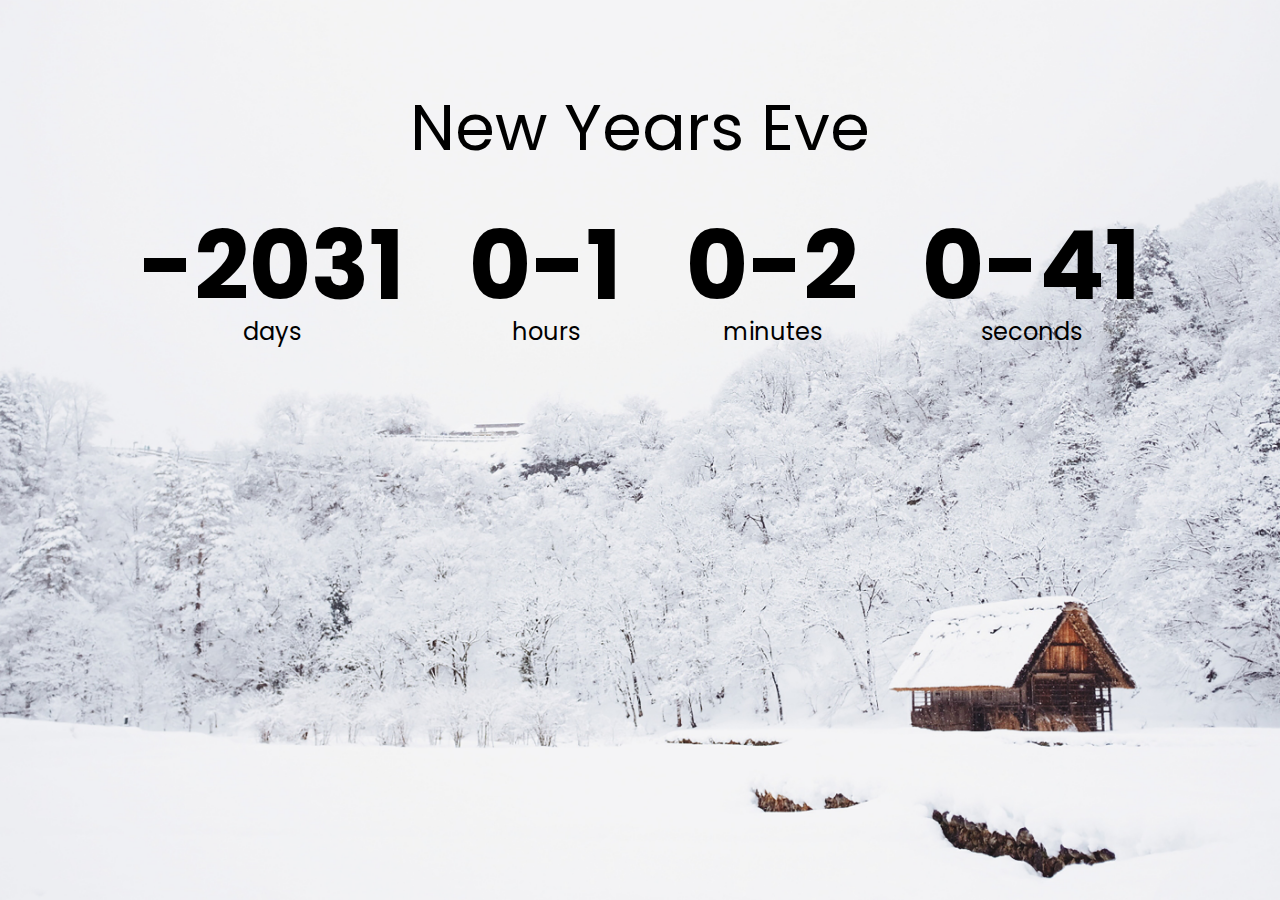
<file: countdown-timer/index.html>
<!DOCTYPE html>
<html lang="en">

<head>
    <meta charset="UTF-8">
    <meta name="viewport" content="width=device-width, initial-scale=1.0">
    <meta http-equiv="X-UA-Compatible" content="ie=edge">
    <title>Countdown Timer</title>
    <link rel="stylesheet" href="style.css">
</head>

<body>
    <h1> New Years Eve</h1>
    
    <div class="countdown-container">
        <div class="countdown-el days-c">
            <p class="big-text" id="days">0</p>
            <span>days</span>
        </div>
        <div class="countdown-el hours-c">
            <p class="big-text" id="hours">0</p>
            <span>hours</span>
        </div>
        <div class="countdown-el minutes-c">
            <p class="big-text" id="minutes">0</p>
            <span>minutes</span>
        </div>
        <div class="countdown-el seconds-c">
            <p class="big-text" id="seconds">0</p>
            <span>seconds</span>
        </div>
    </div>
<script src="script.js"></script>    
</body>

</html>
</file>
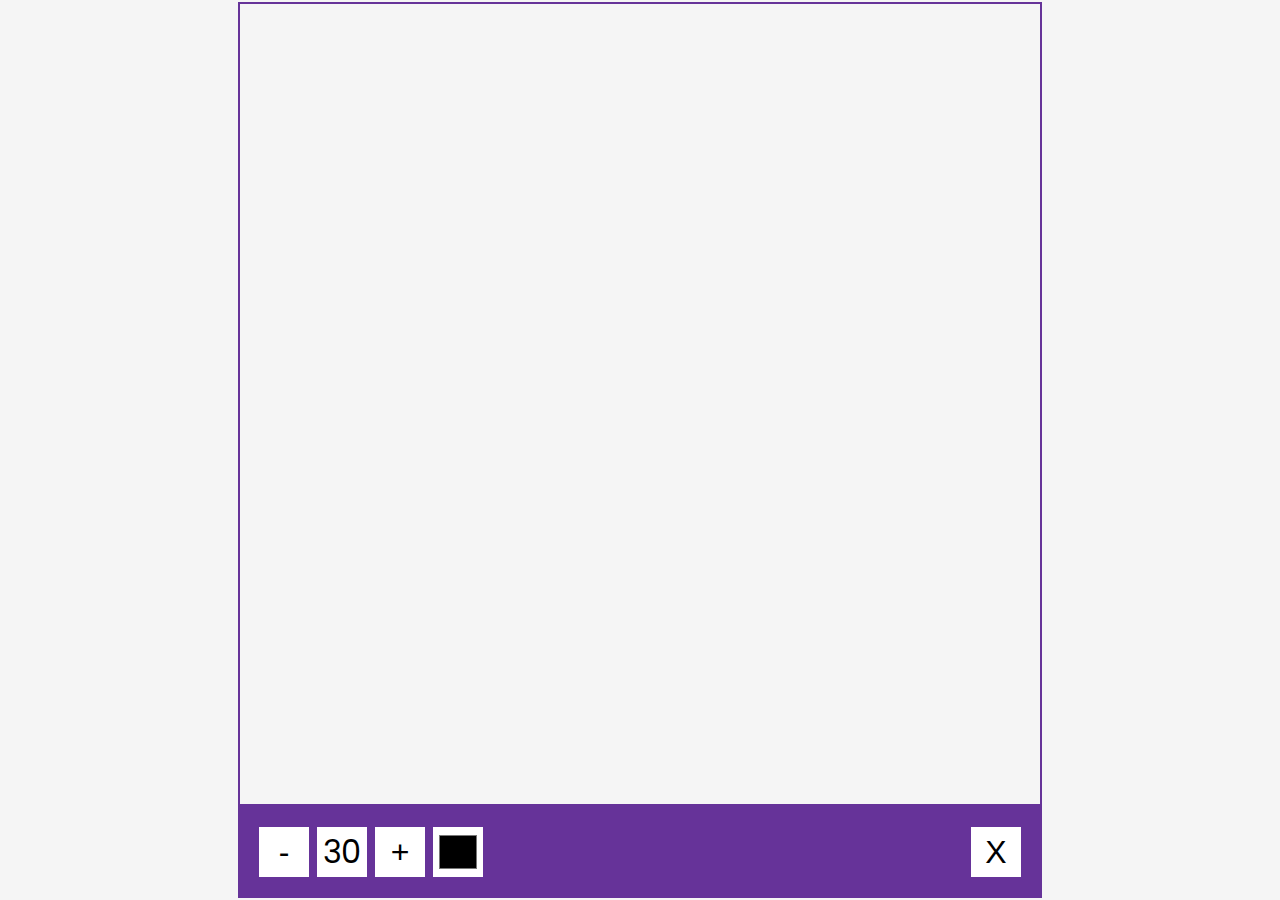
<file: drawing-app/index.html>
<!DOCTYPE html>
<html lang="en">
  <head>
    <meta charset="UTF-8" />
    <meta name="viewport" content="width=device-width, initial-scale=1.0" />
    <meta http-equiv="X-UA-Compatible" content="ie=edge" />
    <title>Drawing App</title>
    <link rel="stylesheet" href="style.css" />
    <script src="script.js" defer></script>
  </head>
  <body>
    <canvas id="canvas" width="800" height="800"></canvas>
    <div class="toolbox">
      <button id="decrease">-</button>
      <span id="size">30</span>
      <button id="increase">+</button>
      <input type="color" id="color">
      <button id="clear">X</button>
    </div>
  </body>
</html>
</file>
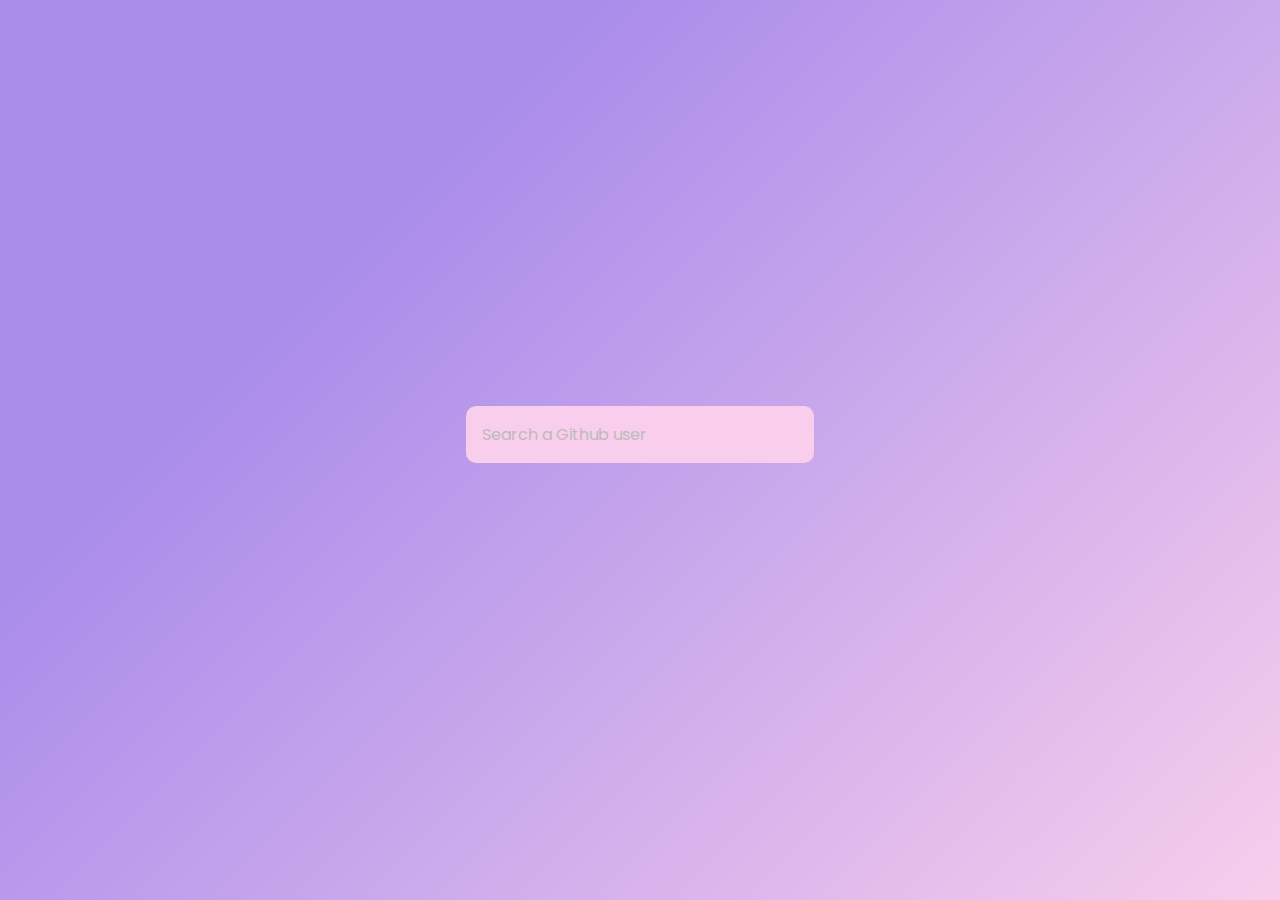
<file: github-profile-app/index.html>
<!DOCTYPE html>
<html lang="en">
  <head>
    <meta charset="UTF-8" />
    <meta name="viewport" content="width=device-width, initial-scale=1.0" />
    <meta http-equiv="X-UA-Compatible" content="ie=edge" />
    <title>Github Profiles</title>
    <link rel="stylesheet" href="style.css" />
    <script src="script.js" defer></script>
  </head>
  <body>
    <form id="form">
      <input type="text" id="search" placeholder="Search a Github user" />
    </form>
    <main id="main"></main>
  </body>
</html>
</file>
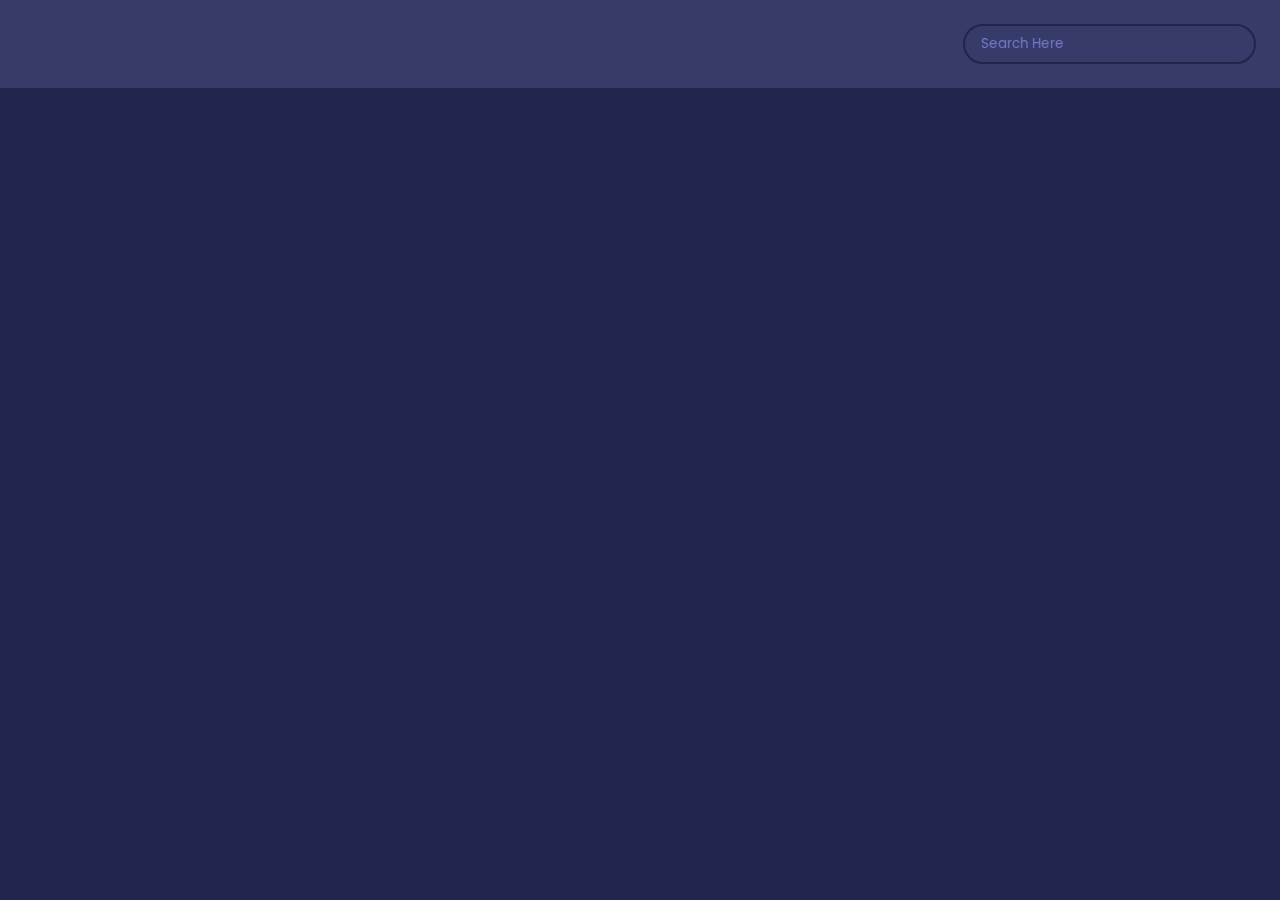
<file: movie-app/index.html>
<!DOCTYPE html>
<html lang="en">
    <head>
        <meta charset="UTF-8">
        <meta name="viewport" content="width=device-width, initial-scale=1.0">
        <meta http-equiv="X-UA-Compatible" content="ie=edge">
        <title>Movie App</title>
        <link rel="stylesheet" href="style.css">
        <script src="script.js" defer></script>
    </head>
    <body>
        <header>
            <form id="form">
                <input 
                    type="text"
                    id="search" 
                    class="search" 
                    placeholder="Search Here"
                    autocomplete="off"
                />
            </form>
        </header>
        <main id="main"></main>
    </body>
</html>
</file>
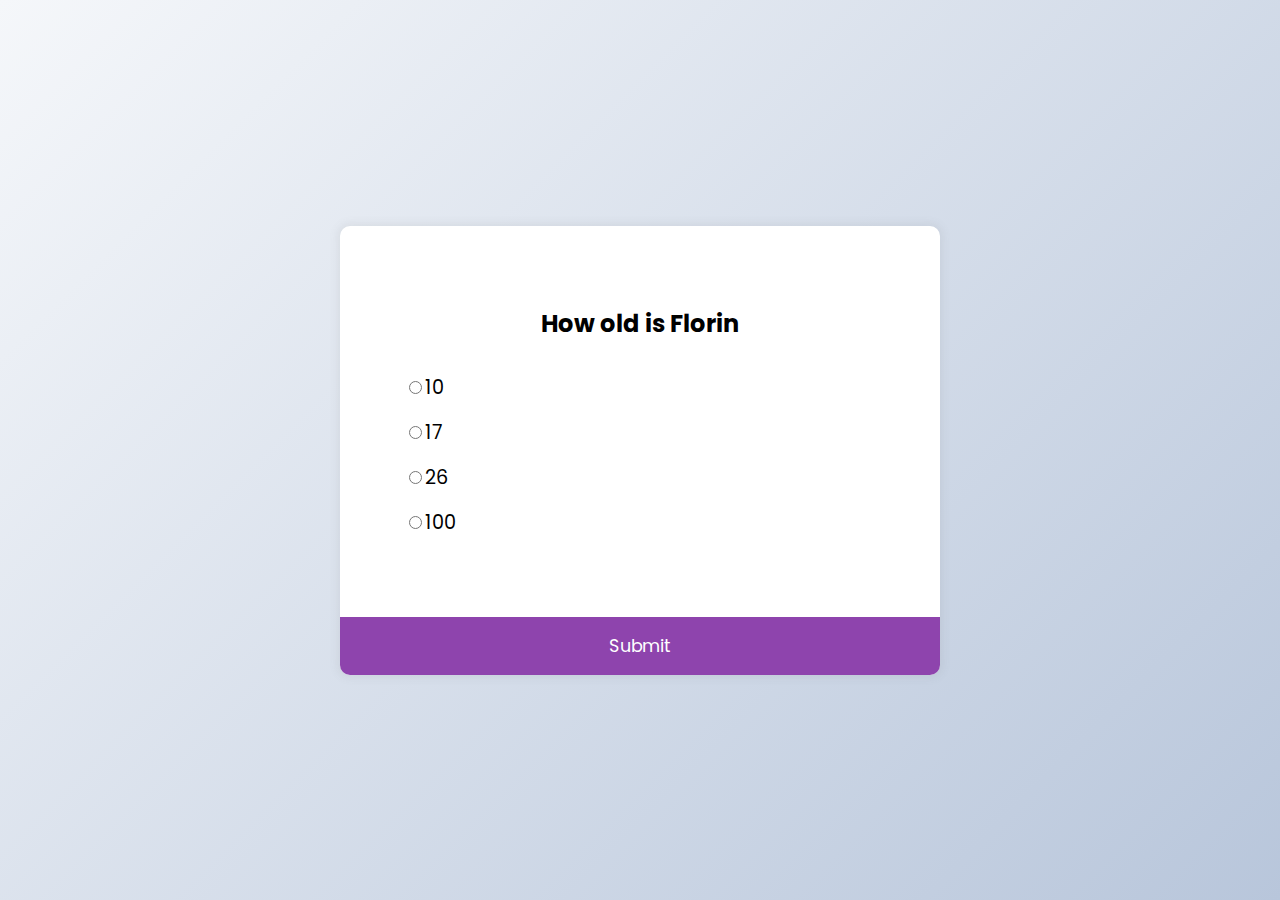
<file: quiz-app/index.html>
<!DOCTYPE html>
<html lang="en">

<head>
    <meta charset="UTF-8">
    <meta name="viewport" content="width=device-width, initial-scale=1.0">
    <meta http-equiv="X-UA-Compatible" content="ie=edge">
    <title>Quiz App</title>
    <link rel="stylesheet" href="style.css">
</head>

<body>
    <div class="quiz-container" id="quiz">
        <div class="quiz-header">
            <h2 id="question">Question text</h2>
            <ul>
                <li><input type="radio" id="a" name="answer" class="answer"><label id="a_text" for="a">Question</label></li>
                <li><input type="radio" id="b" name="answer" class="answer"><label id="b_text" for="b">Question</label></li>
                <li><input type="radio" id="c" name="answer" class="answer"><label id="c_text" for="c">Question</label></li>
                <li><input type="radio" id="d" name="answer" class="answer"><label id="d_text" for="d">Question</label></li>
            </ul>
        </div>
        <button id="submit">Submit</button>
    </div>
    <script src="script.js"></script>
</body>

</html>
</file>
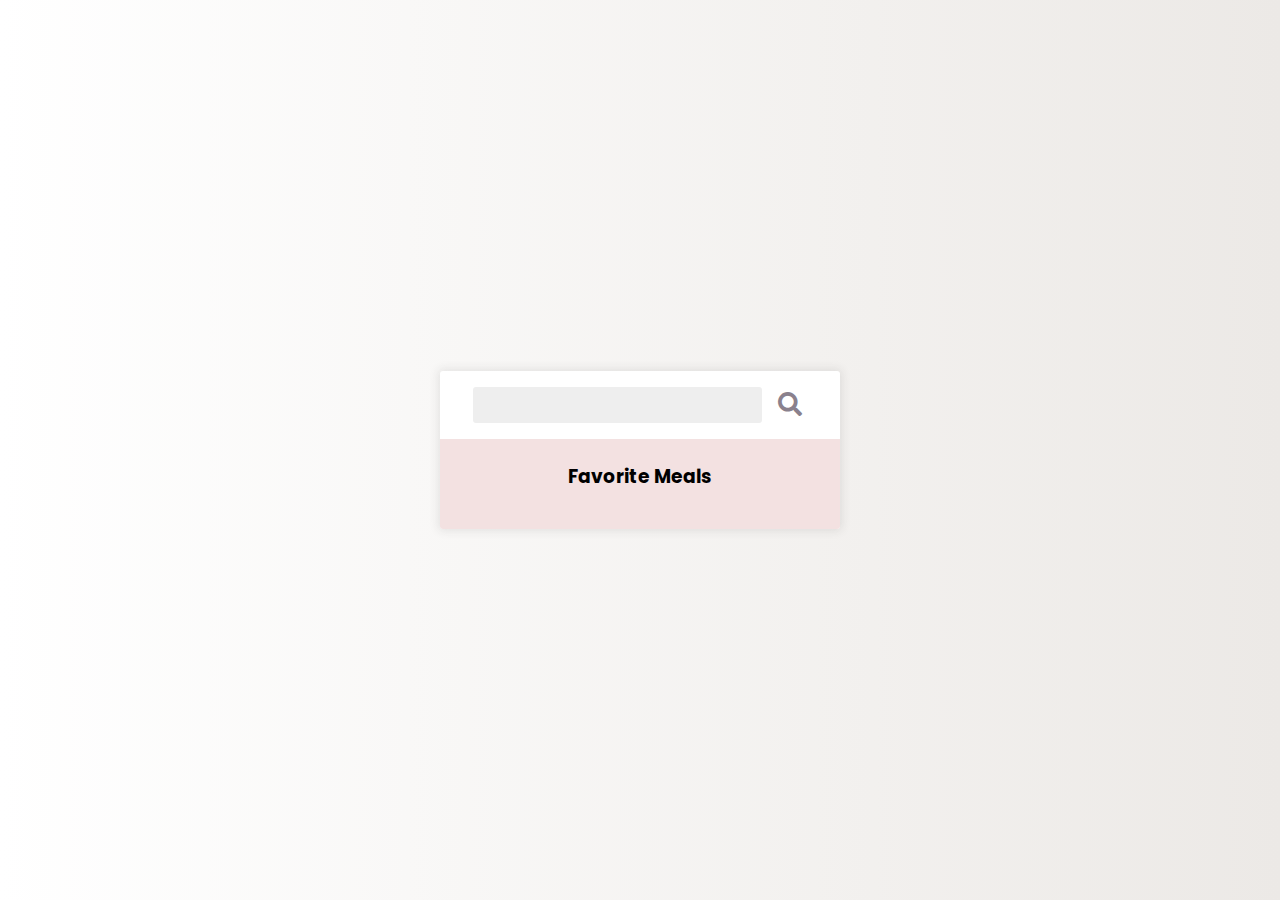
<file: recipe-app/index.html>
<!DOCTYPE html>
<html lang="en">
  <head>
    <meta charset="UTF-8" />
    <meta name="viewport" content="width=device-width, initial-scale=1.0" />
    <meta http-equiv="X-UA-Compatible" content="ie=edge" />
    <title>Recipe App</title>
    <link rel="stylesheet" href="style.css" />
    <link
      rel="stylesheet"
      href="https://cdnjs.cloudflare.com/ajax/libs/font-awesome/5.14.0/css/all.min.css"
    />
    <script src="script.js" defer></script>
  </head>

  <body>
    <div class="mobile-container">
      <header>
        <input type="text" name="" id="search-term" />
        <button id="search"><i class="fas fa-search"></i></button>
      </header>
      <div class="fav-container">
        <h3>Favorite Meals</h3>
        <ul class="fav-meals" id="fav-meals"></ul>
      </div>
      <div class="meals" id="meals"></div>
    </div>

    <div class="popup-container hidden" id="meal-popup">
      <div class="popup">
          <button id="close-popup" class="close-popup"><i class="fas fa-times"></i></button>

          <div class="meal-info" id="meal-info">
            
          </div>
      </div>
    </div>
  </body>
</html>
</file>
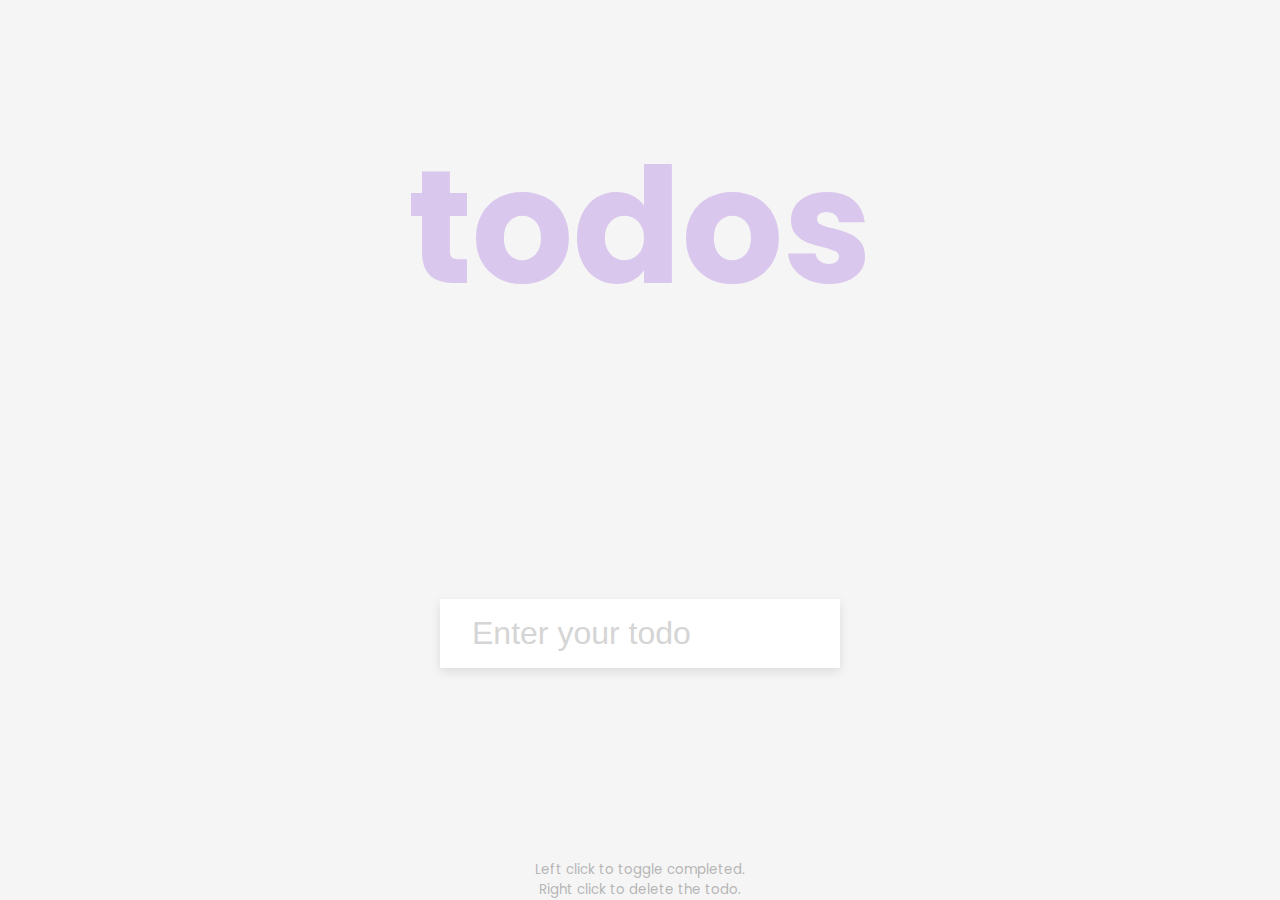
<file: todo-app/index.html>
<!DOCTYPE html>
<html lang="en">
    <head>
        <meta charset="UTF-8">
        <meta name="viewport" content="width=device-width, initial-scale=1.0">
        <meta http-equiv="X-UA-Compatible" content="ie=edge">
        <title>ToDo App</title>
        <link rel="stylesheet" href="style.css">
        <script src="script.js" defer></script>
    </head>
    <body>
        <h1>todos</h1>
        <form id="form">
            <input 
                type="text" 
                id="input" 
                class="input"
                placeholder="Enter your todo"
                autocomplete="off"
            />
            <ul class="todos" id="todos"></ul>
        </form>
        <small>
            Left click to toggle completed. <br />
            Right click to delete the todo.
        </small>
    </body>
</html>
</file>
<file: countdown-timer/style.css>
@import url('https://fonts.googleapis.com/css2?family=Poppins:wght@300;400;600&display=swap');

* {
    box-sizing: border-box;

}

body {
    font-family: "Poppins",sans-serif;
    background-image:url("./snow.jpg");
    background-size: cover;
    background-position: center center;
    min-height: 100vh;
    display: flex;
    flex-direction: column;
    align-items: center;
    margin: 0;
}

h1 {
    font-weight: normal;
    font-size: 4rem;
    margin-top: 5rem;
}

.countdown-container {
    display: flex;
    flex-wrap: wrap;
    justify-content: center;
}

.big-text {
    font-weight: bold;
    font-size: 6rem;
    line-height: 1;
    margin: 0 2rem;
}

.countdown-el {
    text-align: center;
}

.countdown-el span {
    font-size: 1.5rem;
}
</file>
<file: drawing-app/style.css>
@import url("https://fonts.googleapis.com/css2?family=Poppins:wght@300;400;600&display=swap");

* {
  box-sizing: border-box;
}

body {
  background-color: #f5f5f5;
  display: flex;
  flex-direction: column;
  align-items: center;
  justify-content: center;
  font-family: "Poppins", sans-serif;
  margin: 0;
  min-height: 100vh;
}

canvas {
  border: 2px solid rebeccapurple;
}

.toolbox {
  background-color: rebeccapurple;
  border: 1px solid rebeccapurple;
  display: flex;
  padding: 1rem;
  width: 804px;
}

.toolbox > * {
  background-color: #fff;
  border: none;
  display: inline-flex;
  align-items: center;
  justify-content: center;
  font-size: 2rem;
  margin: 0.25rem;
  padding: 0.25rem;
  height: 50px;
  width: 50px;
}

.toolbox > *:last-child {
  margin-left: auto;
}
</file>
<file: github-profile-app/style.css>
@import url("https://fonts.googleapis.com/css2?family=Poppins:wght@300;400;600&display=swap");

* {
  box-sizing: border-box;
}

body {
  background-color: #f8ceec;
  background-image: linear-gradient(315deg, #f8ceec 0%, #a88beb 74%);
  display: flex;
  flex-direction: column;
  align-items: center;
  justify-content: center;
  font-family: "Poppins", sans-serif;
  margin: 0;
  min-height: 100vh;
}

input {
  background-color: #f8ceec;
  border-radius: 10px;
  border: none;
  color: white;
  font-family: inherit;
  font-size: 1rem;
  padding: 1rem;
  margin-bottom: 2rem;
}

input::placeholder {
  color: #bbb;
}

input:focus {
  outline: none;
}

.card {
  background-color: #3b2066;
  background-image: linear-gradient(315deg, #3b2068 0%, #a88b68 74%);
  border-radius: 20px;
  box-shadow: 0 5px 10px rgba(154, 160, 185, 0.05),
    0 15px 40px rgba(0, 0, 0, 0.1);
  display: flex;
  padding: 3rem;
  max-width: 800px;
}

.avatar {
  border: 10px solid #2a2a72;
  border-radius: 50%;
  height: 150px;
  width: 150px;
}

.user-info {
  color: #eee;
  margin-left: 2rem;
}

.user-info h2 {
  margin-top: 0;
}

.user-info ul {
  display: flex;
  justify-content: space-between;
  padding: 0;
  width: 400px;
}

.user-info ul li {
  display: flex;
  align-items: center;
}

.user-info ul li strong {
  font-size: 0.9rem;
  margin-left: 0.5rem;
}

.repo {
  background-color: #2a2a72;
  border-radius: 5px;
  display: inline-block;
  color: white;
  font-size: 0.7rem;
  padding: 0.25rem 0.5rem;
  margin-right: 0.5rem;
  margin-bottom: 0.5rem;
  text-decoration: none;
}
</file>
<file: movie-app/style.css>
@import url('https://fonts.googleapis.com/css2?family=Poppins:wght@300;400;600&display=swap');

* {
    box-sizing: border-box;

}

body {
    background-color: #22254b;
    font-family: "Poppins",sans-serif;
    margin: 0;
}

header {
    background-color: #373b69;
    display: flex;
    justify-content: flex-end;
    padding: 1.5rem;
}

.search {
    background-color: transparent;
    border: 2px solid #22254b;
    border-radius: 50px;
    color: white;
    font-family: inherit;
    font-size: ;
    padding: 0.5rem 1rem;
}

.search::placeholder {
    color: #7378c5;
}

.search:focus {
    background-color: #22254b;
    outline: none;
}

main {
    display: flex;
    flex-wrap: wrap;
}

.movie {
    background-color: #373b69;
    border-radius: 3px;
    box-shadow: 0 4px 5px rgba(0,0,0,0.2);
    position: relative;
    overflow: hidden;
    margin: 2rem;
    width: 300px;
}

.movie img {
    width: 100%;
}

.movie-info {
    color: #eee;
    display: flex;
    align-items: center;
    justify-content: space-between;
    padding: 0.5rem 1rem 1rem;
    letter-spacing: 0.5px;
}

.movie-info h3 {
    margin: 0;
}

.movie-info span {
    background-color: #22254b;
    border-radius: 3px;
    font-weight: bold;
    padding: 0.25rem 0.5rem;
}

.movie-info span.green {
    color: rgb(39,189, 39);
}

.movie-info span.orange {
    color: orange;
}

.movie-info span.red {
    color: rgb(189,42,42);
}

.overview {
    background-color: #fff;
    padding: 2rem;
    position: absolute;
    max-height: 100%;
    overflow: auto;
    right: 0;
    bottom: 0;
    transform: translateY(101%);
    transition: transform 0.3s ease-in;
}

.overview h4 {
    margin-top: 0;
}

.movie:hover .overview {
    transform: translateY(0);
}
</file>
<file: quiz-app/style.css>
@import url('https://fonts.googleapis.com/css2?family=Poppins:wght@300;400;600&display=swap');

* {
    box-sizing: border-box;

}

body {
    background-color: #b8c6db;
    background-image: linear-gradient(315deg, #b8c6db 0%, #f5f7fa 100%);
    display: flex;
    align-items: center;
    justify-content: center;
    font-family: "Poppins",sans-serif;
    margin: 0;
    min-height: 100vh;
}

.quiz-container {
    background-color: #fff;
    border-radius: 10px;
    box-shadow: 0 0 10px 2px rgba(100,100,100,0.1);
    overflow: hidden;
    width: 600px;
    max-width: 100%;
}

.quiz-header {
    padding: 4rem;
}

h2 {
    padding: 1rem;
    text-align: center;
    margin: 0;
}

ul {
    list-style-type: none;
    padding: 0;
}

ul li {
    font-size: 1.2rem;
    margin: 1rem 0;
}

ul li label {
    cursor: pointer;
}

button {
    background-color: #8e44ad;
    border: none;
    color: white;
    cursor: pointer;
    display: block;
    font-family: inherit;
    font-size: 1.1rem;
    width: 100%;
    padding: 1rem;
}

button:hover {
    background-color: #732d91;
}

button:focus {
    background-color: #5e3370;
    outline: none;
}
</file>
<file: recipe-app/style.css>
@import url("https://fonts.googleapis.com/css2?family=Poppins:wght@300;400;600&display=swap");

* {
  box-sizing: border-box;
}

body {
  background: #ece9e6;
  background: -webkit-linear-gradient(to right, #ffffff, #ece9e6);
  background: linear-gradient(to right, #ffffff, #ece9e6);
  display: flex;
  align-items: center;
  justify-content: center;
  font-family: "Poppins", sans-serif;
  margin: 0;
  min-height: 100vh;
}

img {
  max-width: 100%;
}

.mobile-container {
  background-color: #fff;
  box-shadow: 0 0 10px 2px #3333331a;
  border-radius: 3px;
  overflow: hidden;
  width: 400px;
}

header {
  display: flex;
  align-items: center;
  justify-content: center;
  padding: 1rem;
}

header input {
  background-color: #eee;
  border: none;
  border-radius: 3px;
  font-family: inherit;
  padding: 0.5rem 1rem;
}

header button {
  background-color: transparent;
  border: none;
  color: rgb(138, 129, 141);
  font-size: 1.5rem;
  margin-left: 10px;
}

.fav-container {
    background-color: rgb(243, 225, 225);
    padding: 0.25rem 1rem;
    text-align: center;
}

.fav-meals {
  display: flex;
  flex-wrap: wrap;
  justify-content: center;
  list-style-type: none;
  padding: 0;
}

.fav-meals li {
  cursor: pointer;
  position: relative;
  margin: 5px;
  width: 75px;
}

.fav-meals li .clear {
    background-color: transparent;
    border: none;
    cursor: pointer;
    opacity: 0;
    position: absolute;
    top: -0.5rem;
    right: -0.5rem;
    font-size: 1.2rem;
}

.fav-meals li:hover .clear {
    opacity: 1;
}

.fav-meals li img {
  border: 2px solid #ffffff;
  border-radius: 50%;
  box-shadow: 0 0 10px 2px #33333303;
  object-fit: cover;
  height: 70px;
  width: 70px;
}

.fav-meals li span {
  display: inline-block;
  font-size: 0.9rem;
  white-space: nowrap;
  overflow: hidden;
  text-overflow: ellipsis;
  width: 75px;
}

.meal {
  border-radius: 3px;
  box-shadow: 0 0 10px 2px #33333303;
  margin: 1.5px;
}

.meal-header {
  position: relative;
}

.meal-header .random {
  position: absolute;
  top: 1rem;
  background-color: #fff;
  padding: 0.25rem 0.5rem;
  border-top-right-radius: 3px;
  border-bottom-right-radius: 3px;
}

.meal-header img {
  object-fit: cover;
  height: 250px;
  width: 100%;
}

.meal-body {
  display: flex;
  align-items: center;
  justify-content: space-between;
  padding: 1rem;
}

.meal-body h4 {
  margin: 0;
}

.meal-body .fav-btn {
  border: none;
  background-color: transparent;
  color: rgb(197, 188, 188);
  cursor: pointer;
  font-size: 2rem;
}

.meal-body .fav-btn.active {
  color: rebeccapurple;
}

.popup-container {
  background-color: rgba(0,0,0,0.5);
  display: flex;
  align-items: center;
  justify-content: center;
  position: fixed;
  left: 0;
  right: 0;
  top: 0;
  bottom: 0;
}

.popup-container.hidden {
  opacity: 0;
  pointer-events: none;
}

.popup {
  background-color: #fff;
  border-radius: 5px;
  font-size: 1rem;
  padding: 0 2rem;
  position: relative;
  overflow: auto;
  max-height: 100vh;
  max-width: 800px;
  width: 100%;
}

.popup .close-popup {
  background-color: transparent;
  border: none;
  cursor: pointer;
  position: absolute;
  top: 1rem;
  right: 1rem;
}

.meal-info h1 {
  text-align: center;
  font-size: 1.2rem;
}

.meal-info p {
  text-align: justify;
  font-size: 0.9rem;
}
</file>
<file: todo-app/style.css>
@import url('https://fonts.googleapis.com/css2?family=Poppins:wght@300;400;600&display=swap');

* {
    box-sizing: border-box;

}

body {
    align-items: center;
    background-color: #f5f5f5;
    color: #444;
    display: flex;
    justify-content: center;
    flex-direction: column;
    font-family: "Poppins",sans-serif;
    margin: 0;
    min-height: 100vh;
    overflow: scroll;
}

h1 {
    color: rgb(179, 131, 226);
    font-size: 10rem;
    text-align: center;
    opacity: 0.4;
}

form {
    box-shadow: 0 4px 10px rgba(0, 0 ,0 , 0.1);
    margin: auto;
    max-width: 100%;
    width: 400px;
}

.input {
    border: none;
    color: #444;
    display: block;
    font-size: 2rem;
    padding: 1rem 2rem;
    width: 100%;
}

.input::placeholder {
    color: #d5d5d5;
}

.todos {
    background-color: #fff;
    padding: 0;
    margin: 0;
    list-style-type: none;
}

.todos li {
    border-top: 1px solid #e5e5e5;
    cursor: pointer;
    font-size: 1.5rem;
    padding: 1rem 2rem;
}

.todos li.completed {
    color: #b5b5b5;
    text-decoration: line-through;
}

small {
    color: #b5b5b5;
    margin-top: 3rem;
    text-align: center;
}
</file>
